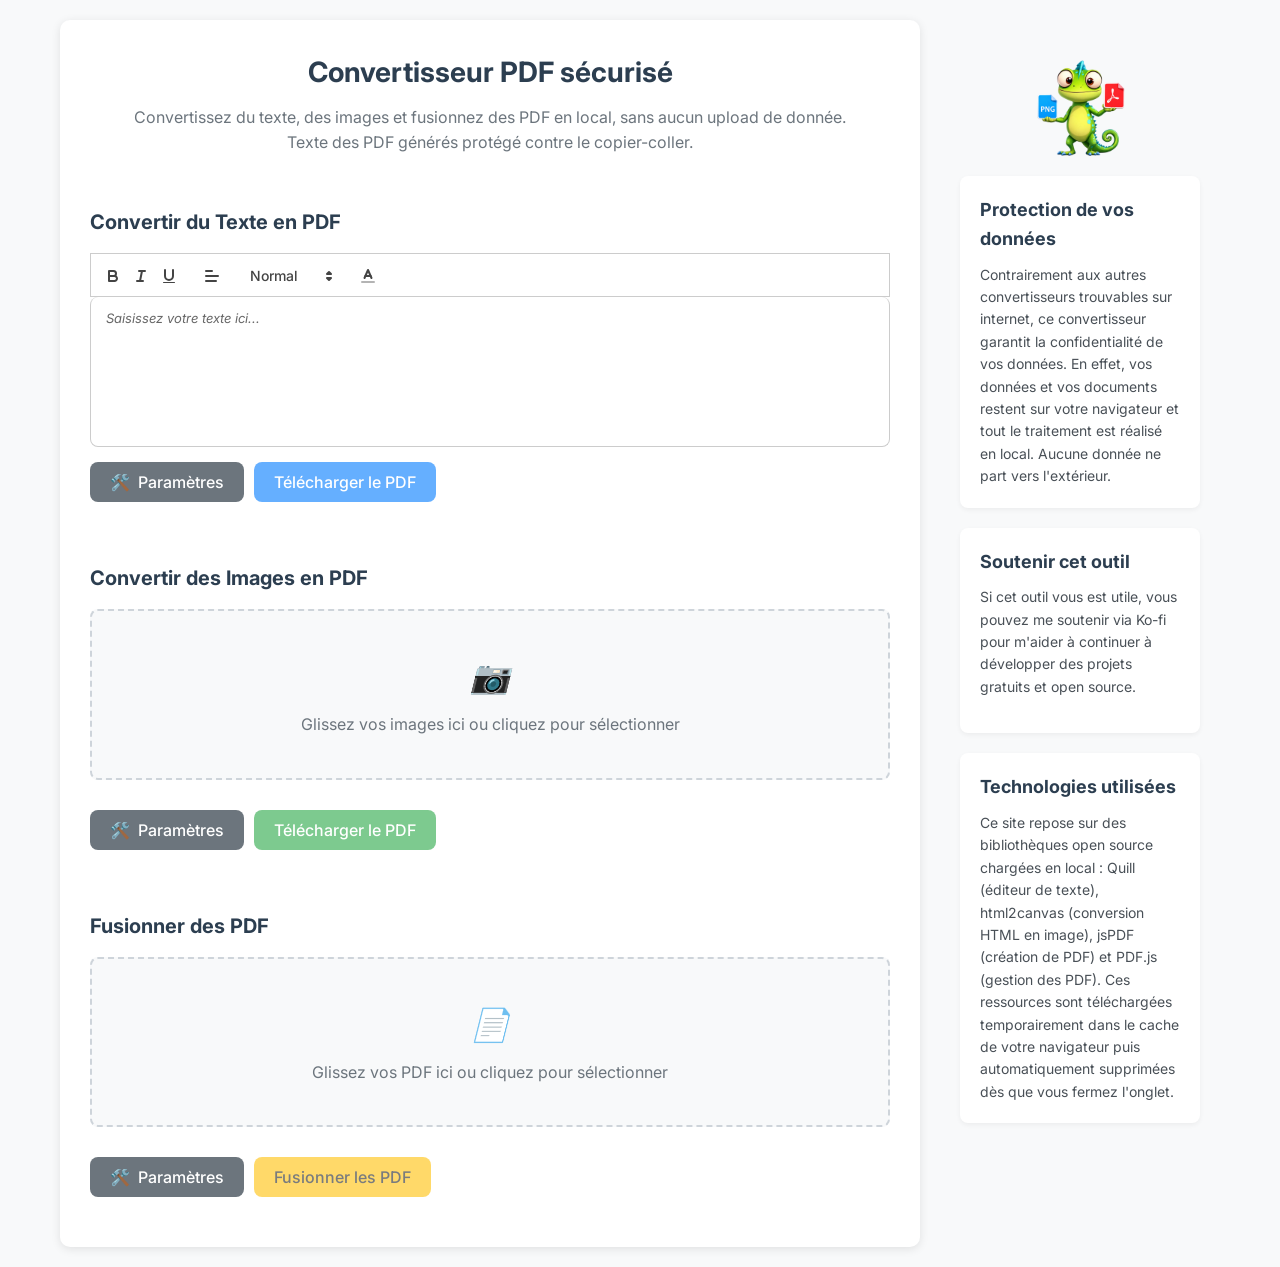
<file: index.html>
<!DOCTYPE html>
<html lang="fr">
<head>
    <meta charset="UTF-8">
    <meta name="viewport" content="width=device-width, initial-scale=1.0">
    <title>Convertisseur PDF sécurisé</title>
    
    <!-- ======================================================================== -->
    <!-- FAVICON -->
    <!-- ======================================================================== -->
    <link rel="icon" type="image/x-icon" href="assets/images/favicon.ico">
    
    <!-- ======================================================================== -->
    <!-- POLICES -->
    <!-- ======================================================================== -->
    <!-- Police Inter (chargée depuis Google CDN, référencée localement) -->
    <link href="assets/librairies/fonts/inter/inter.css" rel="stylesheet">
    
    <!-- ======================================================================== -->
    <!-- BIBLIOTHÈQUES CSS -->
    <!-- ======================================================================== -->
    <!-- Quill - Éditeur de texte riche (thème Snow) -->
    <link href="assets/librairies/quill/quill.snow.css" rel="stylesheet">
    <!-- Styles personnalisés du site -->
    <link rel="stylesheet" href="assets/css/style.css">
    
    <!-- ======================================================================== -->
    <!-- BIBLIOTHÈQUES JAVASCRIPT (chargées en local) -->
    <!-- ======================================================================== -->
    <!-- jsPDF - Génération de PDF -->
    <script src="assets/librairies/jspdf/jspdf.umd.min.js"></script>
    <!-- pdf.js - Lecture et fusion de PDF -->
    <script src="assets/librairies/pdfjs/pdf.min.js"></script>
    <!-- html2canvas - Capture HTML en image -->
    <script src="assets/librairies/html2canvas/html2canvas.min.js"></script>
</head>

<body>
    <!-- ======================================================================== -->
    <!-- CONTAINER PRINCIPAL -->
    <!-- ======================================================================== -->
    <div class="main-container">
        
        <!-- ==================================================================== -->
        <!-- CONTENU PRINCIPAL -->
        <!-- ==================================================================== -->
        <main class="content">
            
            <!-- ================================================================ -->
            <!-- HEADER -->
            <!-- ================================================================ -->
            <div class="header">
                <h1>Convertisseur PDF sécurisé</h1>
                <p>Convertissez du texte, des images et fusionnez des PDF en local, sans aucun upload de donnée.</p>
                <p>Texte des PDF générés protégé contre le copier-coller.</p>
            </div>

            <!-- ================================================================ -->
            <!-- SECTION : CONVERSION TEXTE → PDF -->
            <!-- ================================================================ -->
            <div class="section">
                <div style="margin-top: 50px;"></div>
                <h2 class="section-title">Convertir du Texte en PDF</h2>
                
                <!-- Éditeur Quill pour la saisie du texte -->
                <div id="textEditor" class="quill-editor"></div>

                <!-- ==================================================---- -->
                <!-- CONTRÔLES DE MARGES (masqués par défaut) -->
                <!-- ====================================================== -->
                <div class="margin-controls" id="textMargins" style="display: none;">
                    <h3>Marges (mm)</h3>
                    <div class="margin-inputs">
                        <div class="margin-input">
                            <label for="textMarginTop">Haut :</label>
                            <input type="number" id="textMarginTop" value="20" min="0">
                        </div>
                        <div class="margin-input">
                            <label for="textMarginBottom">Bas :</label>
                            <input type="number" id="textMarginBottom" value="20" min="0">
                        </div>
                        <div class="margin-input">
                            <label for="textMarginLeft">Gauche :</label>
                            <input type="number" id="textMarginLeft" value="20" min="0">
                        </div>
                        <div class="margin-input">
                            <label for="textMarginRight">Droite :</label>
                            <input type="number" id="textMarginRight" value="20" min="0">
                        </div>
                    </div>
                </div>
                
                <!-- Boutons d'action pour la conversion texte -->
                <div class="button-group">
                    <button id="textSettingsBtn" class="btn btn-secondary" onclick="toggleTextMargins()">
                        <span class="btn-icon">🛠️</span> Paramètres
                    </button>
                    <button id="textDownloadBtn" class="btn btn-primary" disabled>Télécharger le PDF</button>
                </div>
            </div>

            <!-- ================================================================ -->
            <!-- SECTION : CONVERSION IMAGES → PDF -->
            <!-- ================================================================ -->
            <div class="section">
                <h2 class="section-title">Convertir des Images en PDF</h2>
                
                <!-- Zone de dépôt pour les images -->
                <div id="image-drop-zone" class="drop-zone">
                    <i>📷</i>
                    <p>Glissez vos images ici ou cliquez pour sélectionner</p>
                    <input type="file" id="imageFileInput" accept="image/*" multiple style="display: none;">
                </div>

                <!-- ==================================================---- -->
                <!-- CONTRÔLES DE MARGES POUR LES IMAGES -->
                <!-- ====================================================== -->
                <div class="margin-controls" id="imageMargins" style="display: none;">
                    <h3>Marges (mm)</h3>
                    <div class="margin-inputs">
                        <div class="margin-input">
                            <label for="imageMarginTop">Haut :</label>
                            <input type="number" id="imageMarginTop" value="0" min="0">
                        </div>
                        <div class="margin-input">
                            <label for="imageMarginBottom">Bas :</label>
                            <input type="number" id="imageMarginBottom" value="0" min="0">
                        </div>
                        <div class="margin-input">
                            <label for="imageMarginLeft">Gauche :</label>
                            <input type="number" id="imageMarginLeft" value="0" min="0">
                        </div>
                        <div class="margin-input">
                            <label for="imageMarginRight">Droite :</label>
                            <input type="number" id="imageMarginRight" value="0" min="0">
                        </div>
                    </div>
                    
                    <!-- Option pour étirer les images -->
                    <div class="stretch-option">
                        <label for="stretchImages">
                            <input type="checkbox" id="stretchImages">
                            Sans respect du ratio original des images
                        </label>
                    </div>
                </div>
                
                <!-- Conteneur pour les miniatures des images -->
                <div id="image-thumbnail-container" class="file-container"></div>
                
                <!-- Boutons d'action pour la conversion images -->
                <div class="button-group">
                    <button id="imageSettingsBtn" class="btn btn-secondary" onclick="toggleImageMargins()">
                        <span class="btn-icon">🛠️</span> Paramètres
                    </button>
                    <button id="imagesConvertBtn" class="btn btn-success" disabled>Télécharger le PDF</button>
                </div>
            </div>

            <!-- ================================================================ -->
            <!-- SECTION : FUSION DE PDF -->
            <!-- ================================================================ -->
            <div class="section">
                <h2 class="section-title">Fusionner des PDF</h2>
                
                <!-- Zone de dépôt pour les PDF -->
                <div id="pdf-drop-zone" class="drop-zone">
                    <i>📄</i>
                    <p>Glissez vos PDF ici ou cliquez pour sélectionner</p>
                    <input type="file" id="pdfFileInput" accept=".pdf" multiple style="display: none;">
                </div>

                <!-- ==================================================---- -->
                <!-- CONTRÔLES DE MARGES POUR LA FUSION -->
                <!-- ====================================================== -->
                <div class="margin-controls" id="pdfMargins" style="display: none;">
                    <h3>Marges (mm)</h3>
                    <p class="margin-note">Les marges seront appliquées à chaque page du PDF fusionné.</p>
                    <div class="margin-inputs">
                        <div class="margin-input">
                            <label for="pdfMarginTop">Haut :</label>
                            <input type="number" id="pdfMarginTop" value="0" min="0">
                        </div>
                        <div class="margin-input">
                            <label for="pdfMarginBottom">Bas :</label>
                            <input type="number" id="pdfMarginBottom" value="0" min="0">
                        </div>
                        <div class="margin-input">
                            <label for="pdfMarginLeft">Gauche :</label>
                            <input type="number" id="pdfMarginLeft" value="0" min="0">
                        </div>
                        <div class="margin-input">
                            <label for="pdfMarginRight">Droite :</label>
                            <input type="number" id="pdfMarginRight" value="0" min="0">
                        </div>
                    </div>
                </div>
                
                <!-- Conteneur pour les fichiers PDF sélectionnés -->
                <div id="pdf-file-container" class="file-container"></div>
                
                <!-- Message d'erreur pour la fusion de PDF -->
                <div id="pdfErrorMessage" class="error-message"></div>
                
                <!-- Boutons d'action pour la fusion -->
                <div class="button-group">
                    <button id="pdfSettingsBtn" class="btn btn-secondary" onclick="togglePdfMargins()">
                        <span class="btn-icon">🛠️</span> Paramètres
                    </button>
                    <button id="mergePdfBtn" class="btn btn-warning" disabled onclick="mergePDFs()">Fusionner les PDF</button>
                </div>
            </div>
        </main>

        <!-- ==================================================================== -->
        <!-- SIDEBAR (colonne de droite) -->
        <!-- ==================================================================== -->
        <aside class="sidebar">
            <!-- Logo -->
            <div class="logo-container">
                <img src="assets/images/logo.png" alt="Logo Convertisseur PDF" class="logo">
            </div>
            
            <!-- Carte : Protection de vos données -->
            <div class="card data-protection-card">
                <h3>Protection de vos données</h3>
                <p>
                    Contrairement aux autres convertisseurs trouvables sur internet, 
                    ce convertisseur garantit la confidentialité de vos données. 
                    En effet, vos données et vos documents restent sur votre navigateur 
                    et tout le traitement est réalisé en local. 
                    Aucune donnée ne part vers l'extérieur.
                </p>
            </div>

            <!-- Carte : Soutenir cet outil -->
            <div class="card support-card">
                <h3>Soutenir cet outil</h3>
                <p>
                    Si cet outil vous est utile, vous pouvez me soutenir via Ko-fi 
                    pour m'aider à continuer à développer des projets gratuits et open source.
                </p>
                <div class="ko-fi-container">
                    <!-- Widget Ko-fi (chargé depuis CDN externe) -->
                    <script type='text/javascript' src='https://storage.ko-fi.com/cdn/widget/Widget_2.js'></script>
                    <script type='text/javascript'>
                        kofiwidget2.init('Soutenir sur Ko-fi', '#72a4f2', 'P7D025DUH0');
                        kofiwidget2.draw();
                    </script>
                </div>
            </div>

            <!-- Carte : Technologies utilisées -->
            <div class="card techno-used-card">
                <h3>Technologies utilisées</h3>
                <p>
                    Ce site repose sur des bibliothèques open source chargées en local : 
                    Quill (éditeur de texte), html2canvas (conversion HTML en image),
                    jsPDF (création de PDF) et PDF.js (gestion des PDF). Ces ressources 
                    sont téléchargées temporairement dans le cache de votre navigateur 
                    puis automatiquement supprimées dès que vous fermez l'onglet.
                </p>
            </div>
        </aside>
    </div>

    <!-- ======================================================================== -->
    <!-- BIBLIOTHÈQUES JAVASCRIPT (chargées en local) -->
    <!-- ======================================================================== -->
    <!-- Quill - Éditeur de texte riche -->
    <script src="assets/librairies/quill/quill.min.js"></script>
    
    <!-- Script principal de l'application -->
    <script src="assets/js/script.js"></script>
    
    <!-- ======================================================================== -->
    <!-- STYLES SUPPLÉMENTAIRES (pour l'impression) -->
    <!-- ======================================================================== -->
    <style>
        /* Style pour l'éditeur Quill en mode impression */
        @media print {
            .ql-editor {
                white-space: pre-wrap !important;
            }
        }
    </style>
</body>
</html>
</file>
<file: assets/librairies/fonts/inter/inter.css>
@font-face {
  font-family: 'Inter';
  font-style: normal;
  font-weight: 100 900;
  src: url('./Inter-VariableFont_opsz,wght.ttf') format('truetype-variations');
  font-display: swap;
}

@font-face {
  font-family: 'Inter';
  font-style: italic;
  font-weight: 100 900;
  src: url('./Inter-Italic-VariableFont_opsz,wght.ttf') format('truetype-variations');
  font-display: swap;
}
</file>
<file: assets/librairies/quill/quill.snow.css>
/*!
 * Quill Editor v1.3.6
 * https://quilljs.com/
 * Copyright (c) 2014, Jason Chen
 * Copyright (c) 2013, salesforce.com
 */
.ql-container {
  box-sizing: border-box;
  font-family: Helvetica, Arial, sans-serif;
  font-size: 13px;
  height: 100%;
  margin: 0px;
  position: relative;
}
.ql-container.ql-disabled .ql-tooltip {
  visibility: hidden;
}
.ql-container.ql-disabled .ql-editor ul[data-checked] > li::before {
  pointer-events: none;
}
.ql-clipboard {
  left: -100000px;
  height: 1px;
  overflow-y: hidden;
  position: absolute;
  top: 50%;
}
.ql-clipboard p {
  margin: 0;
  padding: 0;
}
.ql-editor {
  box-sizing: border-box;
  line-height: 1.42;
  height: 100%;
  outline: none;
  overflow-y: auto;
  padding: 12px 15px;
  tab-size: 4;
  -moz-tab-size: 4;
  text-align: left;
  white-space: pre-wrap;
  word-wrap: break-word;
}
.ql-editor > * {
  cursor: text;
}
.ql-editor p,
.ql-editor ol,
.ql-editor ul,
.ql-editor pre,
.ql-editor blockquote,
.ql-editor h1,
.ql-editor h2,
.ql-editor h3,
.ql-editor h4,
.ql-editor h5,
.ql-editor h6 {
  margin: 0;
  padding: 0;
  counter-reset: list-1 list-2 list-3 list-4 list-5 list-6 list-7 list-8 list-9;
}
.ql-editor ol,
.ql-editor ul {
  padding-left: 1.5em;
}
.ql-editor ol > li,
.ql-editor ul > li {
  list-style-type: none;
}
.ql-editor ul > li::before {
  content: '\2022';
}
.ql-editor ul[data-checked=true],
.ql-editor ul[data-checked=false] {
  pointer-events: none;
}
.ql-editor ul[data-checked=true] > li *,
.ql-editor ul[data-checked=false] > li * {
  pointer-events: all;
}
.ql-editor ul[data-checked=true] > li::before,
.ql-editor ul[data-checked=false] > li::before {
  color: #777;
  cursor: pointer;
  pointer-events: all;
}
.ql-editor ul[data-checked=true] > li::before {
  content: '\2611';
}
.ql-editor ul[data-checked=false] > li::before {
  content: '\2610';
}
.ql-editor li::before {
  display: inline-block;
  white-space: nowrap;
  width: 1.2em;
}
.ql-editor li:not(.ql-direction-rtl)::before {
  margin-left: -1.5em;
  margin-right: 0.3em;
  text-align: right;
}
.ql-editor li.ql-direction-rtl::before {
  margin-left: 0.3em;
  margin-right: -1.5em;
}
.ql-editor ol li:not(.ql-direction-rtl),
.ql-editor ul li:not(.ql-direction-rtl) {
  padding-left: 1.5em;
}
.ql-editor ol li.ql-direction-rtl,
.ql-editor ul li.ql-direction-rtl {
  padding-right: 1.5em;
}
.ql-editor ol li {
  counter-reset: list-1 list-2 list-3 list-4 list-5 list-6 list-7 list-8 list-9;
  counter-increment: list-0;
}
.ql-editor ol li:before {
  content: counter(list-0, decimal) '. ';
}
.ql-editor ol li.ql-indent-1 {
  counter-increment: list-1;
}
.ql-editor ol li.ql-indent-1:before {
  content: counter(list-1, lower-alpha) '. ';
}
.ql-editor ol li.ql-indent-1 {
  counter-reset: list-2 list-3 list-4 list-5 list-6 list-7 list-8 list-9;
}
.ql-editor ol li.ql-indent-2 {
  counter-increment: list-2;
}
.ql-editor ol li.ql-indent-2:before {
  content: counter(list-2, lower-roman) '. ';
}
.ql-editor ol li.ql-indent-2 {
  counter-reset: list-3 list-4 list-5 list-6 list-7 list-8 list-9;
}
.ql-editor ol li.ql-indent-3 {
  counter-increment: list-3;
}
.ql-editor ol li.ql-indent-3:before {
  content: counter(list-3, decimal) '. ';
}
.ql-editor ol li.ql-indent-3 {
  counter-reset: list-4 list-5 list-6 list-7 list-8 list-9;
}
.ql-editor ol li.ql-indent-4 {
  counter-increment: list-4;
}
.ql-editor ol li.ql-indent-4:before {
  content: counter(list-4, lower-alpha) '. ';
}
.ql-editor ol li.ql-indent-4 {
  counter-reset: list-5 list-6 list-7 list-8 list-9;
}
.ql-editor ol li.ql-indent-5 {
  counter-increment: list-5;
}
.ql-editor ol li.ql-indent-5:before {
  content: counter(list-5, lower-roman) '. ';
}
.ql-editor ol li.ql-indent-5 {
  counter-reset: list-6 list-7 list-8 list-9;
}
.ql-editor ol li.ql-indent-6 {
  counter-increment: list-6;
}
.ql-editor ol li.ql-indent-6:before {
  content: counter(list-6, decimal) '. ';
}
.ql-editor ol li.ql-indent-6 {
  counter-reset: list-7 list-8 list-9;
}
.ql-editor ol li.ql-indent-7 {
  counter-increment: list-7;
}
.ql-editor ol li.ql-indent-7:before {
  content: counter(list-7, lower-alpha) '. ';
}
.ql-editor ol li.ql-indent-7 {
  counter-reset: list-8 list-9;
}
.ql-editor ol li.ql-indent-8 {
  counter-increment: list-8;
}
.ql-editor ol li.ql-indent-8:before {
  content: counter(list-8, lower-roman) '. ';
}
.ql-editor ol li.ql-indent-8 {
  counter-reset: list-9;
}
.ql-editor ol li.ql-indent-9 {
  counter-increment: list-9;
}
.ql-editor ol li.ql-indent-9:before {
  content: counter(list-9, decimal) '. ';
}
.ql-editor .ql-indent-1:not(.ql-direction-rtl) {
  padding-left: 3em;
}
.ql-editor li.ql-indent-1:not(.ql-direction-rtl) {
  padding-left: 4.5em;
}
.ql-editor .ql-indent-1.ql-direction-rtl.ql-align-right {
  padding-right: 3em;
}
.ql-editor li.ql-indent-1.ql-direction-rtl.ql-align-right {
  padding-right: 4.5em;
}
.ql-editor .ql-indent-2:not(.ql-direction-rtl) {
  padding-left: 6em;
}
.ql-editor li.ql-indent-2:not(.ql-direction-rtl) {
  padding-left: 7.5em;
}
.ql-editor .ql-indent-2.ql-direction-rtl.ql-align-right {
  padding-right: 6em;
}
.ql-editor li.ql-indent-2.ql-direction-rtl.ql-align-right {
  padding-right: 7.5em;
}
.ql-editor .ql-indent-3:not(.ql-direction-rtl) {
  padding-left: 9em;
}
.ql-editor li.ql-indent-3:not(.ql-direction-rtl) {
  padding-left: 10.5em;
}
.ql-editor .ql-indent-3.ql-direction-rtl.ql-align-right {
  padding-right: 9em;
}
.ql-editor li.ql-indent-3.ql-direction-rtl.ql-align-right {
  padding-right: 10.5em;
}
.ql-editor .ql-indent-4:not(.ql-direction-rtl) {
  padding-left: 12em;
}
.ql-editor li.ql-indent-4:not(.ql-direction-rtl) {
  padding-left: 13.5em;
}
.ql-editor .ql-indent-4.ql-direction-rtl.ql-align-right {
  padding-right: 12em;
}
.ql-editor li.ql-indent-4.ql-direction-rtl.ql-align-right {
  padding-right: 13.5em;
}
.ql-editor .ql-indent-5:not(.ql-direction-rtl) {
  padding-left: 15em;
}
.ql-editor li.ql-indent-5:not(.ql-direction-rtl) {
  padding-left: 16.5em;
}
.ql-editor .ql-indent-5.ql-direction-rtl.ql-align-right {
  padding-right: 15em;
}
.ql-editor li.ql-indent-5.ql-direction-rtl.ql-align-right {
  padding-right: 16.5em;
}
.ql-editor .ql-indent-6:not(.ql-direction-rtl) {
  padding-left: 18em;
}
.ql-editor li.ql-indent-6:not(.ql-direction-rtl) {
  padding-left: 19.5em;
}
.ql-editor .ql-indent-6.ql-direction-rtl.ql-align-right {
  padding-right: 18em;
}
.ql-editor li.ql-indent-6.ql-direction-rtl.ql-align-right {
  padding-right: 19.5em;
}
.ql-editor .ql-indent-7:not(.ql-direction-rtl) {
  padding-left: 21em;
}
.ql-editor li.ql-indent-7:not(.ql-direction-rtl) {
  padding-left: 22.5em;
}
.ql-editor .ql-indent-7.ql-direction-rtl.ql-align-right {
  padding-right: 21em;
}
.ql-editor li.ql-indent-7.ql-direction-rtl.ql-align-right {
  padding-right: 22.5em;
}
.ql-editor .ql-indent-8:not(.ql-direction-rtl) {
  padding-left: 24em;
}
.ql-editor li.ql-indent-8:not(.ql-direction-rtl) {
  padding-left: 25.5em;
}
.ql-editor .ql-indent-8.ql-direction-rtl.ql-align-right {
  padding-right: 24em;
}
.ql-editor li.ql-indent-8.ql-direction-rtl.ql-align-right {
  padding-right: 25.5em;
}
.ql-editor .ql-indent-9:not(.ql-direction-rtl) {
  padding-left: 27em;
}
.ql-editor li.ql-indent-9:not(.ql-direction-rtl) {
  padding-left: 28.5em;
}
.ql-editor .ql-indent-9.ql-direction-rtl.ql-align-right {
  padding-right: 27em;
}
.ql-editor li.ql-indent-9.ql-direction-rtl.ql-align-right {
  padding-right: 28.5em;
}
.ql-editor .ql-video {
  display: block;
  max-width: 100%;
}
.ql-editor .ql-video.ql-align-center {
  margin: 0 auto;
}
.ql-editor .ql-video.ql-align-right {
  margin: 0 0 0 auto;
}
.ql-editor .ql-bg-black {
  background-color: #000;
}
.ql-editor .ql-bg-red {
  background-color: #e60000;
}
.ql-editor .ql-bg-orange {
  background-color: #f90;
}
.ql-editor .ql-bg-yellow {
  background-color: #ff0;
}
.ql-editor .ql-bg-green {
  background-color: #008a00;
}
.ql-editor .ql-bg-blue {
  background-color: #06c;
}
.ql-editor .ql-bg-purple {
  background-color: #93f;
}
.ql-editor .ql-color-white {
  color: #fff;
}
.ql-editor .ql-color-red {
  color: #e60000;
}
.ql-editor .ql-color-orange {
  color: #f90;
}
.ql-editor .ql-color-yellow {
  color: #ff0;
}
.ql-editor .ql-color-green {
  color: #008a00;
}
.ql-editor .ql-color-blue {
  color: #06c;
}
.ql-editor .ql-color-purple {
  color: #93f;
}
.ql-editor .ql-font-serif {
  font-family: Georgia, Times New Roman, serif;
}
.ql-editor .ql-font-monospace {
  font-family: Monaco, Courier New, monospace;
}
.ql-editor .ql-size-small {
  font-size: 0.75em;
}
.ql-editor .ql-size-large {
  font-size: 1.5em;
}
.ql-editor .ql-size-huge {
  font-size: 2.5em;
}
.ql-editor .ql-direction-rtl {
  direction: rtl;
  text-align: inherit;
}
.ql-editor .ql-align-center {
  text-align: center;
}
.ql-editor .ql-align-justify {
  text-align: justify;
}
.ql-editor .ql-align-right {
  text-align: right;
}
.ql-editor.ql-blank::before {
  color: rgba(0,0,0,0.6);
  content: attr(data-placeholder);
  font-style: italic;
  left: 15px;
  pointer-events: none;
  position: absolute;
  right: 15px;
}
.ql-snow.ql-toolbar:after,
.ql-snow .ql-toolbar:after {
  clear: both;
  content: '';
  display: table;
}
.ql-snow.ql-toolbar button,
.ql-snow .ql-toolbar button {
  background: none;
  border: none;
  cursor: pointer;
  display: inline-block;
  float: left;
  height: 24px;
  padding: 3px 5px;
  width: 28px;
}
.ql-snow.ql-toolbar button svg,
.ql-snow .ql-toolbar button svg {
  float: left;
  height: 100%;
}
.ql-snow.ql-toolbar button:active:hover,
.ql-snow .ql-toolbar button:active:hover {
  outline: none;
}
.ql-snow.ql-toolbar input.ql-image[type=file],
.ql-snow .ql-toolbar input.ql-image[type=file] {
  display: none;
}
.ql-snow.ql-toolbar button:hover,
.ql-snow .ql-toolbar button:hover,
.ql-snow.ql-toolbar button:focus,
.ql-snow .ql-toolbar button:focus,
.ql-snow.ql-toolbar button.ql-active,
.ql-snow .ql-toolbar button.ql-active,
.ql-snow.ql-toolbar .ql-picker-label:hover,
.ql-snow .ql-toolbar .ql-picker-label:hover,
.ql-snow.ql-toolbar .ql-picker-label.ql-active,
.ql-snow .ql-toolbar .ql-picker-label.ql-active,
.ql-snow.ql-toolbar .ql-picker-item:hover,
.ql-snow .ql-toolbar .ql-picker-item:hover,
.ql-snow.ql-toolbar .ql-picker-item.ql-selected,
.ql-snow .ql-toolbar .ql-picker-item.ql-selected {
  color: #06c;
}
.ql-snow.ql-toolbar button:hover .ql-fill,
.ql-snow .ql-toolbar button:hover .ql-fill,
.ql-snow.ql-toolbar button:focus .ql-fill,
.ql-snow .ql-toolbar button:focus .ql-fill,
.ql-snow.ql-toolbar button.ql-active .ql-fill,
.ql-snow .ql-toolbar button.ql-active .ql-fill,
.ql-snow.ql-toolbar .ql-picker-label:hover .ql-fill,
.ql-snow .ql-toolbar .ql-picker-label:hover .ql-fill,
.ql-snow.ql-toolbar .ql-picker-label.ql-active .ql-fill,
.ql-snow .ql-toolbar .ql-picker-label.ql-active .ql-fill,
.ql-snow.ql-toolbar .ql-picker-item:hover .ql-fill,
.ql-snow .ql-toolbar .ql-picker-item:hover .ql-fill,
.ql-snow.ql-toolbar .ql-picker-item.ql-selected .ql-fill,
.ql-snow .ql-toolbar .ql-picker-item.ql-selected .ql-fill,
.ql-snow.ql-toolbar button:hover .ql-stroke.ql-fill,
.ql-snow .ql-toolbar button:hover .ql-stroke.ql-fill,
.ql-snow.ql-toolbar button:focus .ql-stroke.ql-fill,
.ql-snow .ql-toolbar button:focus .ql-stroke.ql-fill,
.ql-snow.ql-toolbar button.ql-active .ql-stroke.ql-fill,
.ql-snow .ql-toolbar button.ql-active .ql-stroke.ql-fill,
.ql-snow.ql-toolbar .ql-picker-label:hover .ql-stroke.ql-fill,
.ql-snow .ql-toolbar .ql-picker-label:hover .ql-stroke.ql-fill,
.ql-snow.ql-toolbar .ql-picker-label.ql-active .ql-stroke.ql-fill,
.ql-snow .ql-toolbar .ql-picker-label.ql-active .ql-stroke.ql-fill,
.ql-snow.ql-toolbar .ql-picker-item:hover .ql-stroke.ql-fill,
.ql-snow .ql-toolbar .ql-picker-item:hover .ql-stroke.ql-fill,
.ql-snow.ql-toolbar .ql-picker-item.ql-selected .ql-stroke.ql-fill,
.ql-snow .ql-toolbar .ql-picker-item.ql-selected .ql-stroke.ql-fill {
  fill: #06c;
}
.ql-snow.ql-toolbar button:hover .ql-stroke,
.ql-snow .ql-toolbar button:hover .ql-stroke,
.ql-snow.ql-toolbar button:focus .ql-stroke,
.ql-snow .ql-toolbar button:focus .ql-stroke,
.ql-snow.ql-toolbar button.ql-active .ql-stroke,
.ql-snow .ql-toolbar button.ql-active .ql-stroke,
.ql-snow.ql-toolbar .ql-picker-label:hover .ql-stroke,
.ql-snow .ql-toolbar .ql-picker-label:hover .ql-stroke,
.ql-snow.ql-toolbar .ql-picker-label.ql-active .ql-stroke,
.ql-snow .ql-toolbar .ql-picker-label.ql-active .ql-stroke,
.ql-snow.ql-toolbar .ql-picker-item:hover .ql-stroke,
.ql-snow .ql-toolbar .ql-picker-item:hover .ql-stroke,
.ql-snow.ql-toolbar .ql-picker-item.ql-selected .ql-stroke,
.ql-snow .ql-toolbar .ql-picker-item.ql-selected .ql-stroke,
.ql-snow.ql-toolbar button:hover .ql-stroke-miter,
.ql-snow .ql-toolbar button:hover .ql-stroke-miter,
.ql-snow.ql-toolbar button:focus .ql-stroke-miter,
.ql-snow .ql-toolbar button:focus .ql-stroke-miter,
.ql-snow.ql-toolbar button.ql-active .ql-stroke-miter,
.ql-snow .ql-toolbar button.ql-active .ql-stroke-miter,
.ql-snow.ql-toolbar .ql-picker-label:hover .ql-stroke-miter,
.ql-snow .ql-toolbar .ql-picker-label:hover .ql-stroke-miter,
.ql-snow.ql-toolbar .ql-picker-label.ql-active .ql-stroke-miter,
.ql-snow .ql-toolbar .ql-picker-label.ql-active .ql-stroke-miter,
.ql-snow.ql-toolbar .ql-picker-item:hover .ql-stroke-miter,
.ql-snow .ql-toolbar .ql-picker-item:hover .ql-stroke-miter,
.ql-snow.ql-toolbar .ql-picker-item.ql-selected .ql-stroke-miter,
.ql-snow .ql-toolbar .ql-picker-item.ql-selected .ql-stroke-miter {
  stroke: #06c;
}
@media (pointer: coarse) {
  .ql-snow.ql-toolbar button:hover:not(.ql-active),
  .ql-snow .ql-toolbar button:hover:not(.ql-active) {
    color: #444;
  }
  .ql-snow.ql-toolbar button:hover:not(.ql-active) .ql-fill,
  .ql-snow .ql-toolbar button:hover:not(.ql-active) .ql-fill,
  .ql-snow.ql-toolbar button:hover:not(.ql-active) .ql-stroke.ql-fill,
  .ql-snow .ql-toolbar button:hover:not(.ql-active) .ql-stroke.ql-fill {
    fill: #444;
  }
  .ql-snow.ql-toolbar button:hover:not(.ql-active) .ql-stroke,
  .ql-snow .ql-toolbar button:hover:not(.ql-active) .ql-stroke,
  .ql-snow.ql-toolbar button:hover:not(.ql-active) .ql-stroke-miter,
  .ql-snow .ql-toolbar button:hover:not(.ql-active) .ql-stroke-miter {
    stroke: #444;
  }
}
.ql-snow {
  box-sizing: border-box;
}
.ql-snow * {
  box-sizing: border-box;
}
.ql-snow .ql-hidden {
  display: none;
}
.ql-snow .ql-out-bottom,
.ql-snow .ql-out-top {
  visibility: hidden;
}
.ql-snow .ql-tooltip {
  position: absolute;
  transform: translateY(10px);
}
.ql-snow .ql-tooltip a {
  cursor: pointer;
  text-decoration: none;
}
.ql-snow .ql-tooltip.ql-flip {
  transform: translateY(-10px);
}
.ql-snow .ql-formats {
  display: inline-block;
  vertical-align: middle;
}
.ql-snow .ql-formats:after {
  clear: both;
  content: '';
  display: table;
}
.ql-snow .ql-stroke {
  fill: none;
  stroke: #444;
  stroke-linecap: round;
  stroke-linejoin: round;
  stroke-width: 2;
}
.ql-snow .ql-stroke-miter {
  fill: none;
  stroke: #444;
  stroke-miterlimit: 10;
  stroke-width: 2;
}
.ql-snow .ql-fill,
.ql-snow .ql-stroke.ql-fill {
  fill: #444;
}
.ql-snow .ql-empty {
  fill: none;
}
.ql-snow .ql-even {
  fill-rule: evenodd;
}
.ql-snow .ql-thin,
.ql-snow .ql-stroke.ql-thin {
  stroke-width: 1;
}
.ql-snow .ql-transparent {
  opacity: 0.4;
}
.ql-snow .ql-direction svg:last-child {
  display: none;
}
.ql-snow .ql-direction.ql-active svg:last-child {
  display: inline;
}
.ql-snow .ql-direction.ql-active svg:first-child {
  display: none;
}
.ql-snow .ql-editor h1 {
  font-size: 2em;
}
.ql-snow .ql-editor h2 {
  font-size: 1.5em;
}
.ql-snow .ql-editor h3 {
  font-size: 1.17em;
}
.ql-snow .ql-editor h4 {
  font-size: 1em;
}
.ql-snow .ql-editor h5 {
  font-size: 0.83em;
}
.ql-snow .ql-editor h6 {
  font-size: 0.67em;
}
.ql-snow .ql-editor a {
  text-decoration: underline;
}
.ql-snow .ql-editor blockquote {
  border-left: 4px solid #ccc;
  margin-bottom: 5px;
  margin-top: 5px;
  padding-left: 16px;
}
.ql-snow .ql-editor code,
.ql-snow .ql-editor pre {
  background-color: #f0f0f0;
  border-radius: 3px;
}
.ql-snow .ql-editor pre {
  white-space: pre-wrap;
  margin-bottom: 5px;
  margin-top: 5px;
  padding: 5px 10px;
}
.ql-snow .ql-editor code {
  font-size: 85%;
  padding: 2px 4px;
}
.ql-snow .ql-editor pre.ql-syntax {
  background-color: #23241f;
  color: #f8f8f2;
  overflow: visible;
}
.ql-snow .ql-editor img {
  max-width: 100%;
}
.ql-snow .ql-picker {
  color: #444;
  display: inline-block;
  float: left;
  font-size: 14px;
  font-weight: 500;
  height: 24px;
  position: relative;
  vertical-align: middle;
}
.ql-snow .ql-picker-label {
  cursor: pointer;
  display: inline-block;
  height: 100%;
  padding-left: 8px;
  padding-right: 2px;
  position: relative;
  width: 100%;
}
.ql-snow .ql-picker-label::before {
  display: inline-block;
  line-height: 22px;
}
.ql-snow .ql-picker-options {
  background-color: #fff;
  display: none;
  min-width: 100%;
  padding: 4px 8px;
  position: absolute;
  white-space: nowrap;
}
.ql-snow .ql-picker-options .ql-picker-item {
  cursor: pointer;
  display: block;
  padding-bottom: 5px;
  padding-top: 5px;
}
.ql-snow .ql-picker.ql-expanded .ql-picker-label {
  color: #ccc;
  z-index: 2;
}
.ql-snow .ql-picker.ql-expanded .ql-picker-label .ql-fill {
  fill: #ccc;
}
.ql-snow .ql-picker.ql-expanded .ql-picker-label .ql-stroke {
  stroke: #ccc;
}
.ql-snow .ql-picker.ql-expanded .ql-picker-options {
  display: block;
  margin-top: -1px;
  top: 100%;
  z-index: 1;
}
.ql-snow .ql-color-picker,
.ql-snow .ql-icon-picker {
  width: 28px;
}
.ql-snow .ql-color-picker .ql-picker-label,
.ql-snow .ql-icon-picker .ql-picker-label {
  padding: 2px 4px;
}
.ql-snow .ql-color-picker .ql-picker-label svg,
.ql-snow .ql-icon-picker .ql-picker-label svg {
  right: 4px;
}
.ql-snow .ql-icon-picker .ql-picker-options {
  padding: 4px 0px;
}
.ql-snow .ql-icon-picker .ql-picker-item {
  height: 24px;
  width: 24px;
  padding: 2px 4px;
}
.ql-snow .ql-color-picker .ql-picker-options {
  padding: 3px 5px;
  width: 152px;
}
.ql-snow .ql-color-picker .ql-picker-item {
  border: 1px solid transparent;
  float: left;
  height: 16px;
  margin: 2px;
  padding: 0px;
  width: 16px;
}
.ql-snow .ql-picker:not(.ql-color-picker):not(.ql-icon-picker) svg {
  position: absolute;
  margin-top: -9px;
  right: 0;
  top: 50%;
  width: 18px;
}
.ql-snow .ql-picker.ql-header .ql-picker-label[data-label]:not([data-label=''])::before,
.ql-snow .ql-picker.ql-font .ql-picker-label[data-label]:not([data-label=''])::before,
.ql-snow .ql-picker.ql-size .ql-picker-label[data-label]:not([data-label=''])::before,
.ql-snow .ql-picker.ql-header .ql-picker-item[data-label]:not([data-label=''])::before,
.ql-snow .ql-picker.ql-font .ql-picker-item[data-label]:not([data-label=''])::before,
.ql-snow .ql-picker.ql-size .ql-picker-item[data-label]:not([data-label=''])::before {
  content: attr(data-label);
}
.ql-snow .ql-picker.ql-header {
  width: 98px;
}
.ql-snow .ql-picker.ql-header .ql-picker-label::before,
.ql-snow .ql-picker.ql-header .ql-picker-item::before {
  content: 'Normal';
}
.ql-snow .ql-picker.ql-header .ql-picker-label[data-value="1"]::before,
.ql-snow .ql-picker.ql-header .ql-picker-item[data-value="1"]::before {
  content: 'Heading 1';
}
.ql-snow .ql-picker.ql-header .ql-picker-label[data-value="2"]::before,
.ql-snow .ql-picker.ql-header .ql-picker-item[data-value="2"]::before {
  content: 'Heading 2';
}
.ql-snow .ql-picker.ql-header .ql-picker-label[data-value="3"]::before,
.ql-snow .ql-picker.ql-header .ql-picker-item[data-value="3"]::before {
  content: 'Heading 3';
}
.ql-snow .ql-picker.ql-header .ql-picker-label[data-value="4"]::before,
.ql-snow .ql-picker.ql-header .ql-picker-item[data-value="4"]::before {
  content: 'Heading 4';
}
.ql-snow .ql-picker.ql-header .ql-picker-label[data-value="5"]::before,
.ql-snow .ql-picker.ql-header .ql-picker-item[data-value="5"]::before {
  content: 'Heading 5';
}
.ql-snow .ql-picker.ql-header .ql-picker-label[data-value="6"]::before,
.ql-snow .ql-picker.ql-header .ql-picker-item[data-value="6"]::before {
  content: 'Heading 6';
}
.ql-snow .ql-picker.ql-header .ql-picker-item[data-value="1"]::before {
  font-size: 2em;
}
.ql-snow .ql-picker.ql-header .ql-picker-item[data-value="2"]::before {
  font-size: 1.5em;
}
.ql-snow .ql-picker.ql-header .ql-picker-item[data-value="3"]::before {
  font-size: 1.17em;
}
.ql-snow .ql-picker.ql-header .ql-picker-item[data-value="4"]::before {
  font-size: 1em;
}
.ql-snow .ql-picker.ql-header .ql-picker-item[data-value="5"]::before {
  font-size: 0.83em;
}
.ql-snow .ql-picker.ql-header .ql-picker-item[data-value="6"]::before {
  font-size: 0.67em;
}
.ql-snow .ql-picker.ql-font {
  width: 108px;
}
.ql-snow .ql-picker.ql-font .ql-picker-label::before,
.ql-snow .ql-picker.ql-font .ql-picker-item::before {
  content: 'Sans Serif';
}
.ql-snow .ql-picker.ql-font .ql-picker-label[data-value=serif]::before,
.ql-snow .ql-picker.ql-font .ql-picker-item[data-value=serif]::before {
  content: 'Serif';
}
.ql-snow .ql-picker.ql-font .ql-picker-label[data-value=monospace]::before,
.ql-snow .ql-picker.ql-font .ql-picker-item[data-value=monospace]::before {
  content: 'Monospace';
}
.ql-snow .ql-picker.ql-font .ql-picker-item[data-value=serif]::before {
  font-family: Georgia, Times New Roman, serif;
}
.ql-snow .ql-picker.ql-font .ql-picker-item[data-value=monospace]::before {
  font-family: Monaco, Courier New, monospace;
}
.ql-snow .ql-picker.ql-size {
  width: 98px;
}
.ql-snow .ql-picker.ql-size .ql-picker-label::before,
.ql-snow .ql-picker.ql-size .ql-picker-item::before {
  content: 'Normal';
}
.ql-snow .ql-picker.ql-size .ql-picker-label[data-value=small]::before,
.ql-snow .ql-picker.ql-size .ql-picker-item[data-value=small]::before {
  content: 'Small';
}
.ql-snow .ql-picker.ql-size .ql-picker-label[data-value=large]::before,
.ql-snow .ql-picker.ql-size .ql-picker-item[data-value=large]::before {
  content: 'Large';
}
.ql-snow .ql-picker.ql-size .ql-picker-label[data-value=huge]::before,
.ql-snow .ql-picker.ql-size .ql-picker-item[data-value=huge]::before {
  content: 'Huge';
}
.ql-snow .ql-picker.ql-size .ql-picker-item[data-value=small]::before {
  font-size: 10px;
}
.ql-snow .ql-picker.ql-size .ql-picker-item[data-value=large]::before {
  font-size: 18px;
}
.ql-snow .ql-picker.ql-size .ql-picker-item[data-value=huge]::before {
  font-size: 32px;
}
.ql-snow .ql-color-picker.ql-background .ql-picker-item {
  background-color: #fff;
}
.ql-snow .ql-color-picker.ql-color .ql-picker-item {
  background-color: #000;
}
.ql-toolbar.ql-snow {
  border: 1px solid #ccc;
  box-sizing: border-box;
  font-family: 'Helvetica Neue', 'Helvetica', 'Arial', sans-serif;
  padding: 8px;
}
.ql-toolbar.ql-snow .ql-formats {
  margin-right: 15px;
}
.ql-toolbar.ql-snow .ql-picker-label {
  border: 1px solid transparent;
}
.ql-toolbar.ql-snow .ql-picker-options {
  border: 1px solid transparent;
  box-shadow: rgba(0,0,0,0.2) 0 2px 8px;
}
.ql-toolbar.ql-snow .ql-picker.ql-expanded .ql-picker-label {
  border-color: #ccc;
}
.ql-toolbar.ql-snow .ql-picker.ql-expanded .ql-picker-options {
  border-color: #ccc;
}
.ql-toolbar.ql-snow .ql-color-picker .ql-picker-item.ql-selected,
.ql-toolbar.ql-snow .ql-color-picker .ql-picker-item:hover {
  border-color: #000;
}
.ql-toolbar.ql-snow + .ql-container.ql-snow {
  border-top: 0px;
}
.ql-snow .ql-tooltip {
  background-color: #fff;
  border: 1px solid #ccc;
  box-shadow: 0px 0px 5px #ddd;
  color: #444;
  padding: 5px 12px;
  white-space: nowrap;
}
.ql-snow .ql-tooltip::before {
  content: "Visit URL:";
  line-height: 26px;
  margin-right: 8px;
}
.ql-snow .ql-tooltip input[type=text] {
  display: none;
  border: 1px solid #ccc;
  font-size: 13px;
  height: 26px;
  margin: 0px;
  padding: 3px 5px;
  width: 170px;
}
.ql-snow .ql-tooltip a.ql-preview {
  display: inline-block;
  max-width: 200px;
  overflow-x: hidden;
  text-overflow: ellipsis;
  vertical-align: top;
}
.ql-snow .ql-tooltip a.ql-action::after {
  border-right: 1px solid #ccc;
  content: 'Edit';
  margin-left: 16px;
  padding-right: 8px;
}
.ql-snow .ql-tooltip a.ql-remove::before {
  content: 'Remove';
  margin-left: 8px;
}
.ql-snow .ql-tooltip a {
  line-height: 26px;
}
.ql-snow .ql-tooltip.ql-editing a.ql-preview,
.ql-snow .ql-tooltip.ql-editing a.ql-remove {
  display: none;
}
.ql-snow .ql-tooltip.ql-editing input[type=text] {
  display: inline-block;
}
.ql-snow .ql-tooltip.ql-editing a.ql-action::after {
  border-right: 0px;
  content: 'Save';
  padding-right: 0px;
}
.ql-snow .ql-tooltip[data-mode=link]::before {
  content: "Enter link:";
}
.ql-snow .ql-tooltip[data-mode=formula]::before {
  content: "Enter formula:";
}
.ql-snow .ql-tooltip[data-mode=video]::before {
  content: "Enter video:";
}
.ql-snow a {
  color: #06c;
}
.ql-container.ql-snow {
  border: 1px solid #ccc;
}
</file>
<file: assets/css/style.css>
/**
 * ============================================================================
 * STYLES CSS - CONVERTEUR PDF
 * ============================================================================
 * 
 * Description : Feuille de styles pour l'application Convertisseur PDF
 * Auteur : Gehan16
 * 
 * Structure:
 *   1. Reset et styles de base
 *   2. Layout et conteneurs
 *   3. Composants spécifiques (boutons, zones de dépôt, etc.)
 *   4. Éditeur Quill
 *   5. Responsive design
 * 
 * ============================================================================
 */


/* ============================================================================
 * SECTION 1 : RESET ET STYLES DE BASE
 * ============================================================================
 * 
 * Remet à zéro les styles par défaut du navigateur
 * et définit les styles globaux de l'application.
 */

* {
    margin: 0;
    padding: 0;
    box-sizing: border-box;
    font-family: 'Inter', sans-serif;
}

body {
    background-color: #f8f9fa;
    color: #333;
    line-height: 1.6;
}


/* ============================================================================
 * SECTION 2 : LAYOUT ET CONTAINERS
 * ============================================================================
 */

/* Conteneur principal de l'application */
.main-container {
    display: flex;
    max-width: 1200px;
    margin: 0 auto;
    padding: 20px;
    gap: 20px;
}

/* Contenu principal (zone centrale) */
.content {
    flex: 1;
    background-color: white;
    border-radius: 10px;
    box-shadow: 0 2px 10px rgba(0, 0, 0, 0.1);
    padding: 30px;
}

/* Sidebar (colonne de droite) */
.sidebar {
    width: 280px;
    background-color: transparent;
    border-radius: 10px;
    padding: 20px;
    height: fit-content;
}


/* ============================================================================
 * SECTION 3 : HEADER
 * ============================================================================
 */

/* Conteneur du header */
.header {
    text-align: center;
    margin-bottom: 30px;
}

.header h1 {
    color: #2c3e50;
    margin-bottom: 10px;
    font-size: 28px;
}

.header p {
    color: #6c757d;
    font-size: 16px;
}


/* ============================================================================
 * SECTION 4 : SECTIONS ET TITRES
 * ============================================================================
 */

/* Style des sections principales */
.section {
    margin-bottom: 40px;
    padding-bottom: 20px;
}

.section:last-child {
    margin-bottom: 0;
}

/* Titre des sections */
.section-title {
    color: #2c3e50;
    margin-bottom: 15px;
    font-size: 20px;
}


/* ============================================================================
 * SECTION 5 : ÉLÉMENTS DE FORMULAIRE (pour compatibilité)
 * ============================================================================
 */

textarea {
    width: 100%;
    min-height: 150px;
    padding: 15px;
    border: 1px solid #ced4da;
    border-radius: 8px;
    font-size: 16px;
    resize: vertical;
    margin-bottom: 15px;
    font-family: 'Inter', sans-serif;
}


/* ============================================================================
 * SECTION 6 : BOUTONS
 * ============================================================================
 */

/* Groupe de boutons (conteneur flex) */
.button-group {
    display: flex;
    gap: 10px;
    flex-wrap: wrap;
    margin-top: 10px;
}

/* Style de base des boutons */
.btn {
    padding: 10px 20px;
    border: none;
    border-radius: 8px;
    cursor: pointer;
    font-weight: 500;
    font-size: 16px;
    transition: all 0.2s;
    display: inline-flex;
    align-items: center;
    gap: 8px;
}

/* Bouton désactivé */
.btn:disabled {
    opacity: 0.6;
    cursor: not-allowed;
}

/* Bouton primaire (action principale) */
.btn-primary {
    background-color: #007bff;
    color: white;
}

.btn-primary:hover:not(:disabled) {
    background-color: #0069d9;
}

/* Bouton succès */
.btn-success {
    background-color: #28a745;
    color: white;
}

.btn-success:hover:not(:disabled) {
    background-color: #218838;
}

/* Bouton avertissement */
.btn-warning {
    background-color: #ffc107;
    color: #212529;
}

.btn-warning:hover:not(:disabled) {
    background-color: #e0a800;
}

/* Bouton secondaire */
.btn-secondary {
    background-color: #6c757d;
    color: white;
}

.btn-secondary:hover:not(:disabled) {
    background-color: #5a6268;
}


/* ============================================================================
 * SECTION 7 : ZONES DE DÉPÔT (DRAG & DROP)
 * ============================================================================
 */

/* Style de base des zones de dépôt */
.drop-zone {
    border: 2px dashed #ced4da;
    border-radius: 8px;
    padding: 40px;
    text-align: center;
    cursor: pointer;
    transition: all 0.3s;
    margin: 15px 0;
    background-color: #f8f9fa;
}

/* Effet au survol */
.drop-zone:hover {
    border-color: #007bff;
    background-color: rgba(0, 123, 255, 0.05);
}

/* Effet pendant le drag over */
.drop-zone.dragover {
    border-color: #007bff;
    background-color: rgba(0, 123, 255, 0.1);
}

/* Icône dans la zone de dépôt */
.drop-zone i {
    font-size: 32px;
    display: block;
    margin-bottom: 10px;
    color: #6c757d;
}

.drop-zone p {
    color: #6c757d;
    font-size: 16px;
}


/* ============================================================================
 * SECTION 8 : CONTAINER DE FICHIERS (MINIATURES)
 * ============================================================================
 */

/* Conteneur des fichiers sélectionnés */
.file-container {
    display: flex;
    flex-wrap: wrap;
    gap: 15px;
    margin: 15px 0;
}

/* Wrapper pour chaque fichier */
.file-wrapper {
    position: relative;
    width: 120px;
    height: 120px;
    border: 1px solid #ced4da;
    border-radius: 8px;
    overflow: hidden;
    box-shadow: 0 2px 5px rgba(0, 0, 0, 0.1);
}

/* Image dans le wrapper */
.file-wrapper img {
    width: 100%;
    height: 100%;
    object-fit: cover;
}

/* Bouton de suppression */
.remove-btn {
    position: absolute;
    top: 5px;
    right: 5px;
    background: rgba(0, 0, 0, 0.7);
    color: white;
    border: none;
    border-radius: 50%;
    width: 25px;
    height: 25px;
    cursor: pointer;
    font-size: 16px;
    line-height: 1;
    display: flex;
    justify-content: center;
    align-items: center;
}

.remove-btn:hover {
    background: rgba(0, 0, 0, 0.9);
}

/* Icône PDF pour les miniatures */
.pdf-icon {
    width: 100%;
    height: 60px;
    background-color: #f8f9fa;
    display: flex;
    justify-content: center;
    align-items: center;
    font-size: 28px;
    color: #e74c3c;
}

/* Nom du fichier */
.file-name {
    text-align: center;
    font-size: 12px;
    padding: 5px;
    background-color: white;
    white-space: nowrap;
    overflow: hidden;
    text-overflow: ellipsis;
}


/* ============================================================================
 * SECTION 9 : MESSAGES D'ERREUR
 * ============================================================================
 */

.error-message {
    color: #721c24;
    background-color: #f8d7da;
    border: 1px solid #f5c6cb;
    padding: 12px;
    border-radius: 8px;
    margin: 15px 0;
    display: none;
}

.error-message.show {
    display: block;
}


/* ============================================================================
 * SECTION 10 : CONTRÔLES DE MARGES
 * ============================================================================
 */

.margin-controls {
    margin: 15px 0;
    padding: 15px;
    background-color: #f8f9fa;
    border-radius: 8px;
    border: 1px solid #e9ecef;
}

.margin-controls h3 {
    margin-top: 0;
    margin-bottom: 15px;
    font-size: 16px;
    color: #495057;
}

.margin-note {
    font-size: 12px;
    color: #6c757d;
    margin-top: 0;
    margin-bottom: 10px;
}

.margin-inputs {
    display: flex;
    flex-wrap: wrap;
    gap: 15px;
}

.margin-input {
    display: flex;
    align-items: center;
    gap: 8px;
}

.margin-input label {
    font-size: 14px;
    color: #6c757d;
    min-width: 60px;
}

.margin-input input {
    width: 70px;
    padding: 8px;
    border: 1px solid #ced4da;
    border-radius: 6px;
    font-size: 14px;
}

/* Option d'étirement des images */
.stretch-option {
    margin-top: 15px;
    padding-top: 10px;
    border-top: 1px solid #e9ecef;
}

.stretch-option label {
    display: flex;
    align-items: center;
    gap: 8px;
    cursor: pointer;
    font-size: 14px;
    color: #495057;
}

.stretch-option input[type="checkbox"] {
    width: 16px;
    height: 16px;
    cursor: pointer;
}


/* ============================================================================
 * SECTION 11 : SIDEBAR ET CARTES
 * ============================================================================
 */

/* Style des cartes dans la sidebar */
.card {
    background-color: white;
    border-radius: 8px;
    padding: 20px;
    margin-bottom: 20px;
    box-shadow: 0 2px 5px rgba(0, 0, 0, 0.05);
}

.card h3 {
    margin-top: 0;
    color: #2c3e50;
    font-size: 18px;
    margin-bottom: 10px;
}

.card p {
    color: #495057;
    font-size: 14px;
    line-height: 1.6;
}

/* Widget Ko-fi */
.ko-fi-container {
    display: flex;
    justify-content: center;
    margin-top: 15px;
}


/* ============================================================================
 * SECTION 12 : LOGO
 * ============================================================================
 */

.logo-container {
    display: flex;
    justify-content: center;
    align-items: center;
    padding: 20px 0;
    width: 100%;
    background-color: transparent;
}

.logo {
    max-width: 96px;  /* Taille augmentée de 20% par rapport à 80px */
    height: auto;
    background-color: transparent;
}


/* ============================================================================
 * SECTION 13 : ÉDITEUR QUILL
 * ============================================================================
 */

/* Conteneur de l'éditeur Quill */
.quill-editor {
    width: 100%;
    min-height: 150px;
    margin-bottom: 15px;
    background-color: white;
    border: 1px solid #ced4da;
    border-radius: 8px;
}

.quill-editor .ql-container {
    min-height: 150px;
    border: none;
}

.quill-editor .ql-toolbar {
    border-top-left-radius: 8px;
    border-top-right-radius: 8px;
    border-bottom: 1px solid #ced4da;
}

.quill-editor .ql-container {
    border-bottom-left-radius: 8px;
    border-bottom-right-radius: 8px;
    font-size: 16px;
    line-height: 1.5;
}


/* ============================================================================
 * SECTION 14 : RESPONSIVE DESIGN
 * ============================================================================
 * 
 * Adaptation de la mise en page pour les écrans mobiles
 */

@media (max-width: 992px) {
    .main-container {
        flex-direction: column;
    }

    .content {
        width: 100%;
    }

    .sidebar {
        width: 100%;
        order: 1;
    }

    .button-group {
        flex-direction: column;
        gap: 10px;
    }

    .btn {
        width: 100%;
        justify-content: center;
    }
}


/* ============================================================================
 * SECTION 15 : STYLES DIVERS
 * ============================================================================
 */

/* Style pour les boutons petits (si besoin) */
.btn-small {
    padding: 5px 10px;
    font-size: 14px;
    font-weight: normal;
    display: inline-flex;
    align-items: center;
    justify-content: center;
}

/* Sélecteur de couleur */
.color-picker {
    width: 30px;
    height: 30px;
    padding: 2px;
    border: 1px solid #ced4da;
    border-radius: 4px;
    cursor: pointer;
    background: none;
}

.color-picker::-webkit-color-swatch-wrapper {
    padding: 0;
}

.color-picker::-webkit-color-swatch {
    border: none;
    border-radius: 4px;
}
</file>
